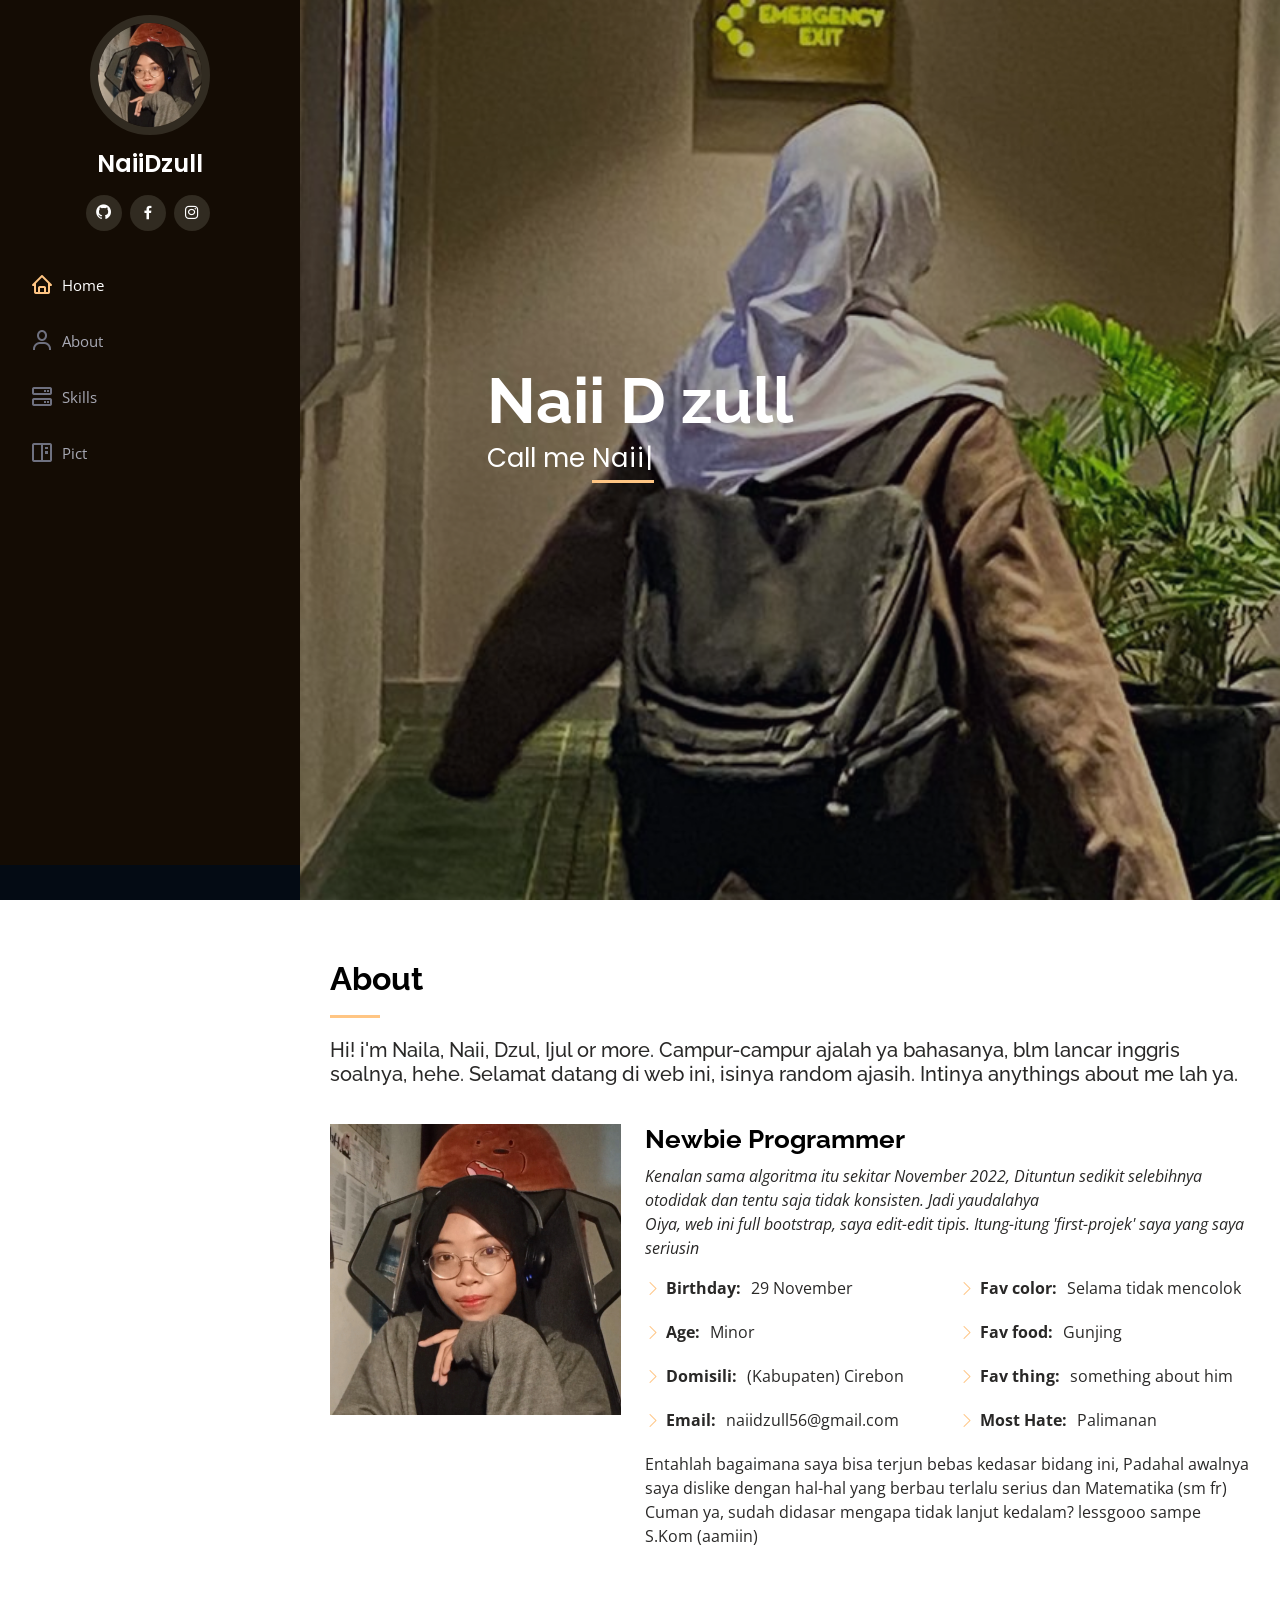
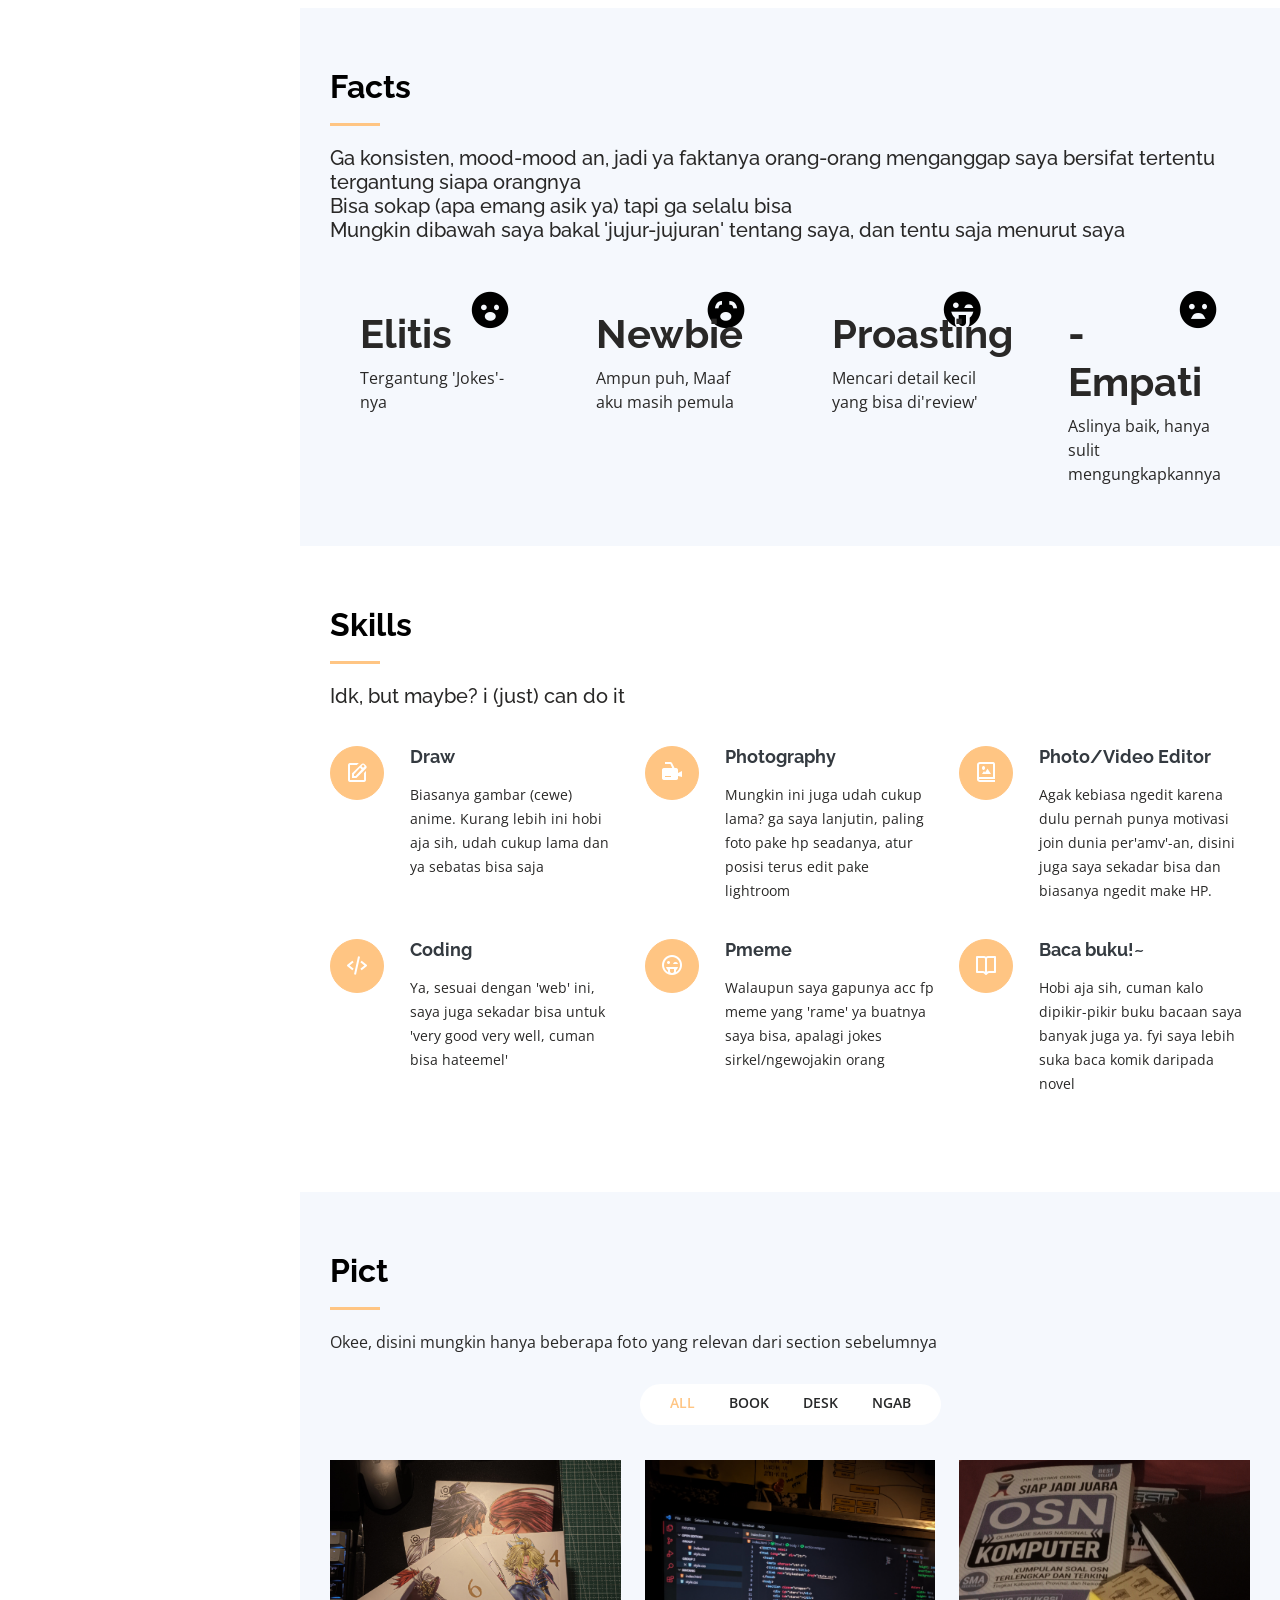
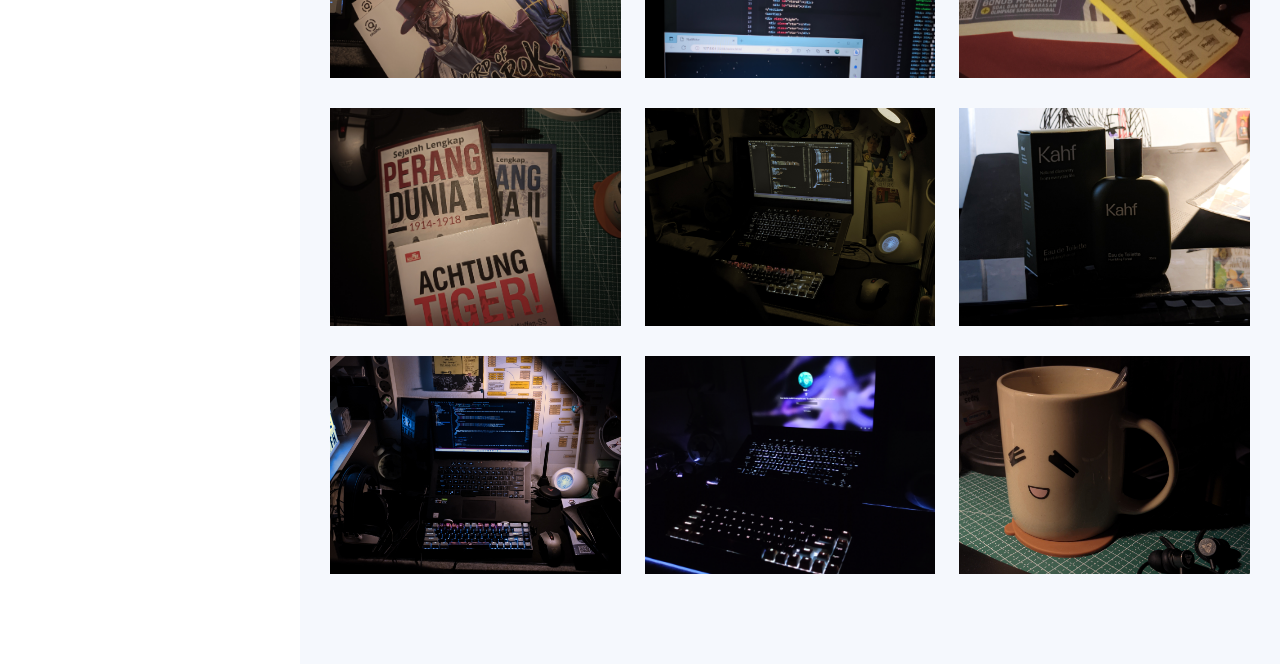
<file: index.html>
<!DOCTYPE html>
<html lang="en">

<head>
  <meta charset="utf-8">
  <meta content="width=device-width, initial-scale=1.0" name="viewport">

  <title>NaiiPortfolioStart</title>
  <meta content="" name="description">
  <meta content="" name="keywords">

  <!-- Favicons -->
  <link href="assets/img/favicon.png" rel="icon">
  <link href="assets/img/apple-touch-icon.png" rel="apple-touch-icon">

  <!-- Google Fonts -->
  <link href="https://fonts.googleapis.com/css?family=Open+Sans:300,300i,400,400i,600,600i,700,700i|Raleway:300,300i,400,400i,500,500i,600,600i,700,700i|Poppins:300,300i,400,400i,500,500i,600,600i,700,700i" rel="stylesheet">

  <!-- Vendor CSS Files -->
  <link href="assets/vendor/aos/aos.css" rel="stylesheet">
  <link href="assets/vendor/bootstrap/css/bootstrap.min.css" rel="stylesheet">
  <link href="assets/vendor/bootstrap-icons/bootstrap-icons.css" rel="stylesheet">
  <link href="assets/vendor/boxicons/css/boxicons.min.css" rel="stylesheet">
  <link href="assets/vendor/glightbox/css/glightbox.min.css" rel="stylesheet">
  <link href="assets/vendor/swiper/swiper-bundle.min.css" rel="stylesheet">


  <!-- Template Main CSS File -->
  <link href="assets/css/style.css" rel="stylesheet">

</head>

<body>

  <!-- ======= Mobile nav toggle button ======= -->
  <i class="bi bi-list mobile-nav-toggle d-xl-none"></i>

  <!-- ======= Header ======= -->
  <header id="header">
    <div class="d-flex flex-column">

      <div class="profile">
        <img src="assets/img/profile-img.jpg" alt="" class="img-fluid rounded-circle">
        <h1 class="text-light"><a href="index.html">NaiiDzull</a></h1>
        <div class="social-links mt-3 text-center">
          <a href="https://github.com/Ndzull" class="github"><i class="bx bxl-github"></i></a>
          <a href="https://www.facebook.com/naiidzull" class="facebook"><i class="bx bxl-facebook"></i></a>
          <a href="https://www.instagram.com/naiidzull_/" class="instagram"><i class="bx bxl-instagram"></i></a>
        </div>
      </div>

      <nav id="navbar" class="nav-menu navbar">
        <ul>
          <li><a href="#hero" class="nav-link scrollto active"><i class="bx bx-home"></i> <span>Home</span></a></li>
          <li><a href="#about" class="nav-link scrollto"><i class="bx bx-user"></i> <span>About</span></a></li>
          <li><a href="#services" class="nav-link scrollto"><i class="bx bx-server"></i> <span>Skills</span></a></li>
          <li><a href="#portfolio" class="nav-link scrollto"><i class="bx bx-book-content"></i> <span>Pict</span></a></li>
          
        </ul>
      </nav><!-- .nav-menu -->
    </div>
  </header><!-- End Header -->

  <!-- ======= Hero Section ======= -->
  <section id="hero" class="d-flex flex-column justify-content-center align-items-center">
    <div class="hero-container" data-aos="fade-in">
      <h1>Naii D zull</h1>
      <p>Call me <span class="typed" data-typed-items="Naii, Dzul, Ijul"></span></p>
    </div>
  </section><!-- End Hero -->

  <main id="main">

    <!-- ======= About Section ======= -->
    <section id="about" class="about">
      <div class="container">

        <div class="section-title">
          <h2>About</h2>
          <h5><p>Hi! i'm Naila, Naii, Dzul, Ijul or more. Campur-campur ajalah ya bahasanya, blm lancar inggris soalnya, hehe. Selamat datang di web ini, isinya random ajasih. Intinya anythings about me lah ya.</p></h5>
        </div>

        <div class="row">
          <div class="col-lg-4" data-aos="fade-right">
            <img src="assets/img/profile-img.jpg" class="img-fluid" alt="">
          </div>
          <div class="col-lg-8 pt-4 pt-lg-0 content" data-aos="fade-left">
            <h3>Newbie Programmer</h3>
            <p class="fst-italic">
              Kenalan sama algoritma itu sekitar November 2022, Dituntun sedikit selebihnya otodidak dan tentu saja tidak konsisten. Jadi yaudalahya
              <br> Oiya, web ini full bootstrap, saya edit-edit tipis. Itung-itung 'first-projek' saya yang saya seriusin
            </p>
            <div class="row">
              <div class="col-lg-6">
                <ul>
                  <li><i class="bi bi-chevron-right"></i> <strong>Birthday:</strong> <span>29 November</span></li>
                  <li><i class="bi bi-chevron-right"></i> <strong>Age:</strong> <span>Minor</span></li>
                  <li><i class="bi bi-chevron-right"></i> <strong>Domisili:</strong> <span>(Kabupaten) Cirebon</span></li>
                  <li><i class="bi bi-chevron-right"></i> <strong>Email:</strong> <span>naiidzull56@gmail.com</span></li>
                </ul>
              </div>
              <div class="col-lg-6">
                <ul>
                  <li><i class="bi bi-chevron-right"></i> <strong>Fav color:</strong> <span>Selama tidak mencolok</span></li>
                  <li><i class="bi bi-chevron-right"></i> <strong>Fav food:</strong> <span>Gunjing</span></li>
                  <li><i class="bi bi-chevron-right"></i> <strong>Fav thing:</strong> <span>something about him</span></li>
                  <li><i class="bi bi-chevron-right"></i> <strong>Most Hate:</strong> <span>Palimanan</span></li>
                </ul>
              </div>
            </div>
            <p>
              Entahlah bagaimana saya bisa terjun bebas kedasar bidang ini, Padahal awalnya saya dislike dengan hal-hal yang berbau terlalu serius dan Matematika (sm fr)
              <br>Cuman ya, sudah didasar mengapa tidak lanjut kedalam? lessgooo sampe S.Kom (aamiin)
            </p>
          </div>
        </div>

      </div>
    </section><!-- End About Section -->

    <!-- ======= Facts Section ======= -->
    <section id="facts" class="facts section-bg">
      <div class="container">

        <div class="section-title">
          <h2>Facts</h2>
          <h5><p>Ga konsisten, mood-mood an, jadi ya faktanya orang-orang menganggap saya bersifat tertentu tergantung siapa orangnya 
            <br>Bisa sokap (apa emang asik ya) tapi ga selalu bisa
            <br>Mungkin dibawah saya bakal 'jujur-jujuran' tentang saya, dan tentu saja menurut saya</p></h5>
        </div>

        <div class="row no-gutters">

          <div class="col-lg-3 col-md-6 d-md-flex align-items-md-stretch" data-aos="fade-up">
            <div class="count-box">
              <i class='bx bxs-shocked'></i>
              <h1><strong>Elitis</strong></h1>Tergantung 'Jokes'-nya
            </div>
          </div>

          <div class="col-lg-3 col-md-6 d-md-flex align-items-md-stretch" data-aos="fade-up" data-aos-delay="100">
            <div class="count-box">
              <i class='bx bxs-sleepy'></i>
              <h1><strong>Newbie</strong></h1>Ampun puh, Maaf aku masih pemula
            </div>
          </div>

          <div class="col-lg-3 col-md-6 d-md-flex align-items-md-stretch" data-aos="fade-up" data-aos-delay="200">
            <div class="count-box">
              <i class='bx bxs-wink-tongue' ></i>
              <h1><strong>Proasting</strong></h1>Mencari detail kecil yang bisa di'review'
            </div>
          </div>

          <div class="col-lg-3 col-md-6 d-md-flex align-items-md-stretch" data-aos="fade-up" data-aos-delay="300">
            <div class="count-box">
              <i class='bx bxs-sad' ></i>
              <h1><strong>- Empati</strong></h1>Aslinya baik, hanya sulit mengungkapkannya
            </div>
          </div>

        </div>

      </div>
    </section><!-- End Facts Section -->



    </section><!-- End Skills Section -->

     <!-- ======= Services Section ======= -->
     <section id="services" class="services">
      <div class="container">

        <div class="section-title">
          <h2>Skills</h2>
          <h5><p>Idk, but maybe? i (just) can do it</h5>
        </div>

        <div class="row">
          <div class="col-lg-4 col-md-6 icon-box" data-aos="fade-up">
            <div class="icon"><i class='bx bx-edit'></i></div>
            <h4 class="title"><a href="">Draw</a></h4>
            <p class="description">Biasanya gambar (cewe) anime. Kurang lebih ini hobi aja sih, udah cukup lama dan ya sebatas bisa saja</p>
          </div>
          <div class="col-lg-4 col-md-6 icon-box" data-aos="fade-up" data-aos-delay="100">
            <div class="icon"><i class='bx bxs-video-recording'></i></div>
            <h4 class="title"><a href="">Photography</a></h4>
            <p class="description">Mungkin ini juga udah cukup lama? ga saya lanjutin, paling foto pake hp seadanya, atur posisi terus edit pake lightroom</p>
          </div>
          <div class="col-lg-4 col-md-6 icon-box" data-aos="fade-up" data-aos-delay="200">
            <div class="icon"><i class='bx bx-photo-album' ></i></div>
            <h4 class="title"><a href="">Photo/Video Editor</a></h4>
            <p class="description">Agak kebiasa ngedit karena dulu pernah punya motivasi join dunia per'amv'-an, disini juga saya sekadar bisa dan biasanya ngedit make HP.</p>
          </div>
          <div class="col-lg-4 col-md-6 icon-box" data-aos="fade-up" data-aos-delay="300">
            <div class="icon"><i class='bx bx-code-alt'></i></div>
            <h4 class="title"><a href="">Coding</a></h4>
            <p class="description">Ya, sesuai dengan 'web' ini, saya juga sekadar bisa untuk 'very good very well, cuman bisa hateemel'</p>
          </div>
          <div class="col-lg-4 col-md-6 icon-box" data-aos="fade-up" data-aos-delay="400">
            <div class="icon"><i class='bx bx-wink-tongue'></i></div>
            <h4 class="title"><a href="">Pmeme</a></h4>
            <p class="description">Walaupun saya gapunya acc fp meme yang 'rame' ya buatnya saya bisa, apalagi jokes sirkel/ngewojakin orang</p>
          </div>
          <div class="col-lg-4 col-md-6 icon-box" data-aos="fade-up" data-aos-delay="500">
            <div class="icon"><i class='bx bx-book-open' ></i></div>
            <h4 class="title"><a href="">Baca buku!~</a></h4>
            <p class="description">Hobi aja sih, cuman kalo dipikir-pikir buku bacaan saya banyak juga ya. fyi saya lebih suka baca komik daripada novel</p>
          </div>
        </div>

      </div>
    </section><!-- End Services Section -->

    <!-- ======= Portfolio Section ======= -->
    <section id="portfolio" class="portfolio section-bg">
      <div class="container">

        <div class="section-title">
          <h2>Pict</h2>
          <p>Okee, disini mungkin hanya beberapa foto yang relevan dari section sebelumnya</p>
        </div>

        <div class="row" data-aos="fade-up">
          <div class="col-lg-12 d-flex justify-content-center">
            <ul id="portfolio-flters">
              <li data-filter="*" class="filter-active">All</li>
              <li data-filter=".filter-app">Book</li>
              <li data-filter=".filter-card">Desk</li>
              <li data-filter=".filter-web">Ngab</li>
            </ul>
          </div>
        </div>

        <div class="row portfolio-container" data-aos="fade-up" data-aos-delay="100">

          <div class="col-lg-4 col-md-6 portfolio-item filter-app">
            <div class="portfolio-wrap">
              <img src="assets/img/portfolio/portfolio-1.jpg" class="img-fluid" alt="">
              <div class="portfolio-links">
                <a href="assets/img/portfolio/portfolio-1.jpg" data-gallery="portfolioGallery" class="portfolio-lightbox" title="ROR coy"><i class="bx bx-plus"></i></a>
              </div>
            </div>
          </div>

          <div class="col-lg-4 col-md-6 portfolio-item filter-web">
            <div class="portfolio-wrap">
              <img src="assets/img/portfolio/portfolio-2.jpg" class="img-fluid" alt="">
              <div class="portfolio-links">
                <a href="assets/img/portfolio/portfolio-2.jpg" data-gallery="portfolioGallery" class="portfolio-lightbox" title="Baru ini"><i class="bx bx-plus"></i></a>
              </div>
            </div>
          </div>

          <div class="col-lg-4 col-md-6 portfolio-item filter-app">
            <div class="portfolio-wrap">
              <img src="assets/img/portfolio/portfolio-3.jpg" class="img-fluid" alt="">
              <div class="portfolio-links">
                <a href="assets/img/portfolio/portfolio-3.jpg" data-gallery="portfolioGallery" class="portfolio-lightbox" title="Bismillah taun depan"><i class="bx bx-plus"></i></a>
              </div>
            </div>
          </div>

          <div class="col-lg-4 col-md-6 portfolio-item filter-card">
            <div class="portfolio-wrap">
              <img src="assets/img/portfolio/portfolio-4.jpg" class="img-fluid" alt="">
              <div class="portfolio-links">
                <a href="assets/img/portfolio/portfolio-4.jpg" data-gallery="portfolioGallery" class="portfolio-lightbox" title="Kahf wangy wangy"><i class="bx bx-plus"></i></a>
              </div>
            </div>
          </div>

          <div class="col-lg-4 col-md-6 portfolio-item filter-web">
            <div class="portfolio-wrap">
              <img src="assets/img/portfolio/portfolio-5.jpg" class="img-fluid" alt="">
              <div class="portfolio-links">
                <a href="assets/img/portfolio/portfolio-5.jpg" data-gallery="portfolioGallery" class="portfolio-lightbox" title="ini hadiah bwt tmn"><i class="bx bx-plus"></i></a>
              </div>
            </div>
          </div>

          <div class="col-lg-4 col-md-6 portfolio-item filter-app">
            <div class="portfolio-wrap">
              <img src="assets/img/portfolio/portfolio-6.jpg" class="img-fluid" alt="">
              <div class="portfolio-links">
                <a href="assets/img/portfolio/portfolio-6.jpg" data-gallery="portfolioGallery" class="portfolio-lightbox" title="Aku punya ini"><i class="bx bx-plus"></i></a>
              </div>
            </div>
          </div>

          <div class="col-lg-4 col-md-6 portfolio-item filter-card">
            <div class="portfolio-wrap">
              <img src="assets/img/portfolio/portfolio-7.jpg" class="img-fluid" alt="">
              <div class="portfolio-links">
                <a href="assets/img/portfolio/portfolio-7.jpg" data-gallery="portfolioGallery" class="portfolio-lightbox" title="Pjuang energen"><i class="bx bx-plus"></i></a>
              </div>
            </div>
          </div>

          <div class="col-lg-4 col-md-6 portfolio-item filter-card">
            <div class="portfolio-wrap">
              <img src="assets/img/portfolio/portfolio-8.jpg" class="img-fluid" alt="">
              <div class="portfolio-links">
                <a href="assets/img/portfolio/portfolio-8.jpg" data-gallery="portfolioGallery" class="portfolio-lightbox" title="First tampilan abis up setup"><i class="bx bx-plus"></i></a>
              </div>
            </div>
          </div>

          <div class="col-lg-4 col-md-6 portfolio-item filter-web">
            <div class="portfolio-wrap">
              <img src="assets/img/portfolio/portfolio-9.jpg" class="img-fluid" alt="">
              <div class="portfolio-links">
                <a href="assets/img/portfolio/portfolio-9.jpg" data-gallery="portfolioGallery" class="portfolio-lightbox" title="Pas bwt ini"><i class="bx bx-plus"></i></a>
              </div>
            </div>
          </div>

        </div>

      </div>
    </section><!-- End Portfolio Section -->

   

   
  </main><!-- End #main -->

  <!-- ======= Footer ======= -->
  <footer id="footer">
    <div class="container">
      <div class="credits">
        <!-- All the links in the footer should remain intact. -->
        <!-- You can delete the links only if you purchased the pro version. -->
        <!-- Licensing information: https://bootstrapmade.com/license/ -->
        <!-- Purchase the pro version with working PHP/AJAX contact form: https://bootstrapmade.com/iportfolio-bootstrap-portfolio-websites-template/ -->
      </div>
    </div>
  </footer><!-- End  Footer -->

  <a href="#" class="back-to-top d-flex align-items-center justify-content-center"><i class="bi bi-arrow-up-short"></i></a>

  <!-- Vendor JS Files -->
  <script src="assets/vendor/purecounter/purecounter_vanilla.js"></script>
  <script src="assets/vendor/aos/aos.js"></script>
  <script src="assets/vendor/bootstrap/js/bootstrap.bundle.min.js"></script>
  <script src="assets/vendor/glightbox/js/glightbox.min.js"></script>
  <script src="assets/vendor/isotope-layout/isotope.pkgd.min.js"></script>
  <script src="assets/vendor/swiper/swiper-bundle.min.js"></script>
  <script src="assets/vendor/typed.js/typed.umd.js"></script>
  <script src="assets/vendor/waypoints/noframework.waypoints.js"></script>
  <script src="assets/vendor/php-email-form/validate.js"></script>

  <!-- Template Main JS File -->
  <script src="assets/js/main.js"></script>

</body>

</html>
</file>
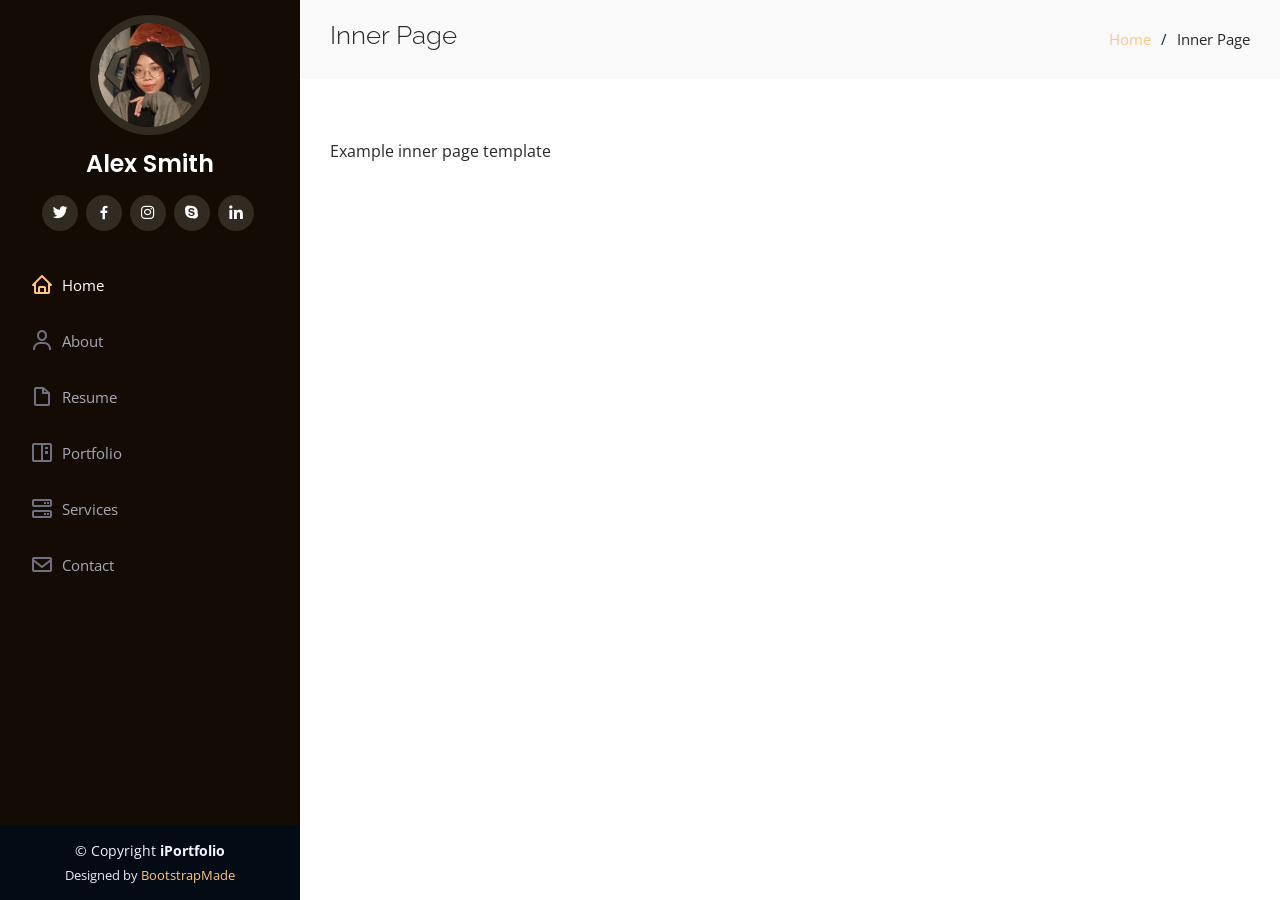
<file: inner-page.html>
<!DOCTYPE html>
<html lang="en">

<head>
  <meta charset="utf-8">
  <meta content="width=device-width, initial-scale=1.0" name="viewport">

  <title>Inner Page - iPortfolio Bootstrap Template</title>
  <meta content="" name="description">
  <meta content="" name="keywords">

  <!-- Favicons -->
  <link href="assets/img/favicon.png" rel="icon">
  <link href="assets/img/apple-touch-icon.png" rel="apple-touch-icon">

  <!-- Google Fonts -->
  <link href="https://fonts.googleapis.com/css?family=Open+Sans:300,300i,400,400i,600,600i,700,700i|Raleway:300,300i,400,400i,500,500i,600,600i,700,700i|Poppins:300,300i,400,400i,500,500i,600,600i,700,700i" rel="stylesheet">

  <!-- Vendor CSS Files -->
  <link href="assets/vendor/aos/aos.css" rel="stylesheet">
  <link href="assets/vendor/bootstrap/css/bootstrap.min.css" rel="stylesheet">
  <link href="assets/vendor/bootstrap-icons/bootstrap-icons.css" rel="stylesheet">
  <link href="assets/vendor/boxicons/css/boxicons.min.css" rel="stylesheet">
  <link href="assets/vendor/glightbox/css/glightbox.min.css" rel="stylesheet">
  <link href="assets/vendor/swiper/swiper-bundle.min.css" rel="stylesheet">

  <!-- Template Main CSS File -->
  <link href="assets/css/style.css" rel="stylesheet">

  <!-- =======================================================
  * Template Name: iPortfolio
  * Updated: May 30 2023 with Bootstrap v5.3.0
  * Template URL: https://bootstrapmade.com/iportfolio-bootstrap-portfolio-websites-template/
  * Author: BootstrapMade.com
  * License: https://bootstrapmade.com/license/
  ======================================================== -->
</head>

<body>

  <!-- ======= Mobile nav toggle button ======= -->
  <i class="bi bi-list mobile-nav-toggle d-xl-none"></i>

  <!-- ======= Header ======= -->
  <header id="header">
    <div class="d-flex flex-column">

      <div class="profile">
        <img src="assets/img/profile-img.jpg" alt="" class="img-fluid rounded-circle">
        <h1 class="text-light"><a href="index.html">Alex Smith</a></h1>
        <div class="social-links mt-3 text-center">
          <a href="#" class="twitter"><i class="bx bxl-twitter"></i></a>
          <a href="#" class="facebook"><i class="bx bxl-facebook"></i></a>
          <a href="#" class="instagram"><i class="bx bxl-instagram"></i></a>
          <a href="#" class="google-plus"><i class="bx bxl-skype"></i></a>
          <a href="#" class="linkedin"><i class="bx bxl-linkedin"></i></a>
        </div>
      </div>

      <nav id="navbar" class="nav-menu navbar">
        <ul>
          <li><a href="#hero" class="nav-link scrollto active"><i class="bx bx-home"></i> <span>Home</span></a></li>
          <li><a href="#about" class="nav-link scrollto"><i class="bx bx-user"></i> <span>About</span></a></li>
          <li><a href="#resume" class="nav-link scrollto"><i class="bx bx-file-blank"></i> <span>Resume</span></a></li>
          <li><a href="#portfolio" class="nav-link scrollto"><i class="bx bx-book-content"></i> <span>Portfolio</span></a></li>
          <li><a href="#services" class="nav-link scrollto"><i class="bx bx-server"></i> <span>Services</span></a></li>
          <li><a href="#contact" class="nav-link scrollto"><i class="bx bx-envelope"></i> <span>Contact</span></a></li>
        </ul>
      </nav><!-- .nav-menu -->
    </div>
  </header><!-- End Header -->

  <main id="main">

    <!-- ======= Breadcrumbs ======= -->
    <section class="breadcrumbs">
      <div class="container">

        <div class="d-flex justify-content-between align-items-center">
          <h2>Inner Page</h2>
          <ol>
            <li><a href="index.html">Home</a></li>
            <li>Inner Page</li>
          </ol>
        </div>

      </div>
    </section><!-- End Breadcrumbs -->

    <section class="inner-page">
      <div class="container">
        <p>
          Example inner page template
        </p>
      </div>
    </section>

  </main><!-- End #main -->

  <!-- ======= Footer ======= -->
  <footer id="footer">
    <div class="container">
      <div class="copyright">
        &copy; Copyright <strong><span>iPortfolio</span></strong>
      </div>
      <div class="credits">
        <!-- All the links in the footer should remain intact. -->
        <!-- You can delete the links only if you purchased the pro version. -->
        <!-- Licensing information: https://bootstrapmade.com/license/ -->
        <!-- Purchase the pro version with working PHP/AJAX contact form: https://bootstrapmade.com/iportfolio-bootstrap-portfolio-websites-template/ -->
        Designed by <a href="https://bootstrapmade.com/">BootstrapMade</a>
      </div>
    </div>
  </footer><!-- End  Footer -->

  <a href="#" class="back-to-top d-flex align-items-center justify-content-center"><i class="bi bi-arrow-up-short"></i></a>

  <!-- Vendor JS Files -->
  <script src="assets/vendor/purecounter/purecounter_vanilla.js"></script>
  <script src="assets/vendor/aos/aos.js"></script>
  <script src="assets/vendor/bootstrap/js/bootstrap.bundle.min.js"></script>
  <script src="assets/vendor/glightbox/js/glightbox.min.js"></script>
  <script src="assets/vendor/isotope-layout/isotope.pkgd.min.js"></script>
  <script src="assets/vendor/swiper/swiper-bundle.min.js"></script>
  <script src="assets/vendor/typed.js/typed.umd.js"></script>
  <script src="assets/vendor/waypoints/noframework.waypoints.js"></script>
  <script src="assets/vendor/php-email-form/validate.js"></script>

  <!-- Template Main JS File -->
  <script src="assets/js/main.js"></script>

</body>

</html>
</file>
<file: assets/css/style.css>
/**
* Template Name: iPortfolio
* Updated: May 30 2023 with Bootstrap v5.3.0
* Template URL: https://bootstrapmade.com/iportfolio-bootstrap-portfolio-websites-template/
* Author: BootstrapMade.com
* License: https://bootstrapmade.com/license/
*/

/*--------------------------------------------------------------
# General
--------------------------------------------------------------*/
body {
  font-family: "Open Sans", sans-serif;
  color: #292827;
}

a {
  color: #ffc583;
  text-decoration: none;
}

a:hover {
  color: #ffc583;
  text-decoration: none;
}

h1,
h2,
h3,
h4,
h5,
h6 {
  font-family: "Raleway", sans-serif;
}

/*--------------------------------------------------------------
# Back to top button
--------------------------------------------------------------*/
.back-to-top {
  position: fixed;
  visibility: hidden;
  opacity: 0;
  right: 15px;
  bottom: 15px;
  z-index: 996;
  background: #e1b586;
  width: 40px;
  height: 40px;
  border-radius: 50px;
  transition: all 0.4s;
}

.back-to-top i {
  font-size: 28px;
  color: #fff;
  line-height: 0;
}

.back-to-top:hover {
  background: #ffc583;
  color: #fff;
}

.back-to-top.active {
  visibility: visible;
  opacity: 1;
}

/*--------------------------------------------------------------
# Header
--------------------------------------------------------------*/
#header {
  position: fixed;
  top: 0;
  left: 0;
  bottom: 0;
  width: 300px;
  transition: all ease-in-out 0.3s;
  z-index: 9997;
  transition: all 0.5s;
  padding: 0 15px;
  background: #140c04;
  overflow-y: auto;
}

#header .profile img {
  margin: 15px auto;
  display: block;
  width: 120px;
  border: 8px solid #312b21;
}

#header .profile h1 {
  font-size: 24px;
  margin: 0;
  padding: 0;
  font-weight: 600;
  -moz-text-align-last: center;
  text-align-last: center;
  font-family: "Poppins", sans-serif;
}

#header .profile h1 a,
#header .profile h1 a:hover {
  color: #fff;
  text-decoration: none;
}

#header .profile .social-links a {
  font-size: 18px;
  display: inline-block;
  background: #312b21;
  color: #fff;
  line-height: 1;
  padding: 8px 0;
  margin-right: 4px;
  border-radius: 50%;
  text-align: center;
  width: 36px;
  height: 36px;
  transition: 0.3s;
}

#header .profile .social-links a:hover {
  background: #ffc583;
  color: #fff;
  text-decoration: none;
}

#main {
  margin-left: 300px;
}

.container,
.container-fluid {
  padding-left: 30px;
  padding-right: 30px;
}

@media (max-width: 1199px) {
  #header {
    left: -300px;
  }

  #main {
    margin-left: 0;
  }

  .container,
  .container-fluid {
    padding-left: 12px;
    padding-right: 12px;
  }
}

/*--------------------------------------------------------------
# Navigation Menu
--------------------------------------------------------------*/
/* Desktop Navigation */
.nav-menu {
  padding: 30px 0 0 0;
}

.nav-menu * {
  margin: 0;
  padding: 0;
  list-style: none;
}

.nav-menu>ul>li {
  position: relative;
  white-space: nowrap;
}

.nav-menu a,
.nav-menu a:focus {
  display: flex;
  align-items: center;
  color: #a8a9b4;
  padding: 12px 15px;
  margin-bottom: 8px;
  transition: 0.3s;
  font-size: 15px;
}

.nav-menu a i,
.nav-menu a:focus i {
  font-size: 24px;
  padding-right: 8px;
  color: #6f7180;
}

.nav-menu a:hover,
.nav-menu .active,
.nav-menu .active:focus,
.nav-menu li:hover>a {
  text-decoration: none;
  color: #fff;
}

.nav-menu a:hover i,
.nav-menu .active i,
.nav-menu .active:focus i,
.nav-menu li:hover>a i {
  color: #ffc583;
}

/* Mobile Navigation */
.mobile-nav-toggle {
  position: fixed;
  right: 15px;
  top: 15px;
  z-index: 9998;
  border: 0;
  font-size: 24px;
  transition: all 0.4s;
  outline: none !important;
  background-color: #ffc583;
  color: #fff;
  width: 40px;
  height: 40px;
  display: inline-flex;
  align-items: center;
  justify-content: center;
  line-height: 0;
  border-radius: 50px;
  cursor: pointer;
}

.mobile-nav-active {
  overflow: hidden;
}

.mobile-nav-active #header {
  left: 0;
}

/*--------------------------------------------------------------
# Hero Section
--------------------------------------------------------------*/
#hero {
  width: 100%;
  height: 100vh;
  background: url("../img/hero-bg.jpg") top center;
  background-size: cover;
}

#hero:before {
  content: "";
  background: rgba(5, 13, 24, 0.3);
  position: absolute;
  bottom: 0;
  top: 0;
  left: 0;
  right: 0;
  z-index: 1;
}

#hero .hero-container {
  position: relative;
  z-index: 2;
  min-width: 300px;
}

#hero h1 {
  margin: 0 0 10px 0;
  font-size: 64px;
  font-weight: 700;
  line-height: 56px;
  color: #fff;
}

#hero p {
  color: #fff;
  margin-bottom: 50px;
  font-size: 26px;
  font-family: "Poppins", sans-serif;
}

#hero p span {
  color: #fff;
  padding-bottom: 4px;
  letter-spacing: 1px;
  border-bottom: 3px solid #ffc583;
}

@media (min-width: 1024px) {
  #hero {
    background-attachment: fixed;
  }
}

@media (max-width: 768px) {
  #hero h1 {
    font-size: 28px;
    line-height: 36px;
  }

  #hero h2 {
    font-size: 18px;
    line-height: 24px;
    margin-bottom: 30px;
  }
}

/*--------------------------------------------------------------
# Sections General
--------------------------------------------------------------*/
section {
  padding: 60px 0;
  overflow: hidden;
}

.section-bg {
  background: #f5f8fd;
}

.section-title {
  padding-bottom: 30px;
}

.section-title h2 {
  font-size: 32px;
  font-weight: bold;
  margin-bottom: 20px;
  padding-bottom: 20px;
  position: relative;
  color: #000000;
}

.section-title h2::after {
  content: "";
  position: absolute;
  display: block;
  width: 50px;
  height: 3px;
  background: #ffc583;
  bottom: 0;
  left: 0;
}

.section-title p {
  margin-bottom: 0;
}

/*--------------------------------------------------------------
# About
--------------------------------------------------------------*/
.about .content h3 {
  font-weight: 700;
  font-size: 26px;
  color: #000000;
}

.about .content ul {
  list-style: none;
  padding: 0;
}

.about .content ul li {
  margin-bottom: 20px;
  display: flex;
  align-items: center;
}

.about .content ul strong {
  margin-right: 10px;
}

.about .content ul i {
  font-size: 16px;
  margin-right: 5px;
  color: #ffc583;
  line-height: 0;
}

.about .content p:last-child {
  margin-bottom: 0;
}

/*--------------------------------------------------------------
# Facts
--------------------------------------------------------------*/
.facts {
  padding-bottom: 30px;
}

.facts .count-box {
  padding: 30px;
  width: 100%;
}

.facts .count-box i {
  display: block;
  font-size: 44px;
  color: #000000;
  float: right;
  line-height: 0;
}

.facts .count-box span {
  font-size: 48px;
  line-height: 40px;
  display: block;
  font-weight: 700;
  color: #050d18;
  margin-left: 60px;
}

.facts .count-box p {
  padding: 15px 0 0 0;
  margin: 0 0 0 60px;
  font-family: "Raleway", sans-serif;
  font-size: 14px;
  color: #122f57;
}

.facts .count-box a {
  font-weight: 600;
  display: block;
  margin-top: 20px;
  color: #122f57;
  font-size: 15px;
  font-family: "Poppins", sans-serif;
  transition: ease-in-out 0.3s;
}

.facts .count-box a:hover {
  color: #1f5297;
}

/*--------------------------------------------------------------
# Portfolio
--------------------------------------------------------------*/
.portfolio .portfolio-item {
  margin-bottom: 30px;
}

.portfolio #portfolio-flters {
  padding: 0;
  margin: 0 auto 35px auto;
  list-style: none;
  text-align: center;
  background: #fff;
  border-radius: 50px;
  padding: 2px 15px;
}

.portfolio #portfolio-flters li {
  cursor: pointer;
  display: inline-block;
  padding: 10px 15px 8px 15px;
  font-size: 14px;
  font-weight: 600;
  line-height: 1;
  text-transform: uppercase;
  color: #272829;
  margin-bottom: 5px;
  transition: all 0.3s ease-in-out;
}

.portfolio #portfolio-flters li:hover,
.portfolio #portfolio-flters li.filter-active {
  color: #ffc583;
}

.portfolio #portfolio-flters li:last-child {
  margin-right: 0;
}

.portfolio .portfolio-wrap {
  transition: 0.3s;
  position: relative;
  overflow: hidden;
  z-index: 1;
}

.portfolio .portfolio-wrap::before {
  content: "";
  background: rgba(255, 255, 255, 0.5);
  position: absolute;
  left: 0;
  right: 0;
  top: 0;
  bottom: 0;
  transition: all ease-in-out 0.3s;
  z-index: 2;
  opacity: 0;
}

.portfolio .portfolio-wrap .portfolio-links {
  opacity: 1;
  left: 0;
  right: 0;
  bottom: -60px;
  z-index: 3;
  position: absolute;
  transition: all ease-in-out 0.3s;
  display: flex;
  justify-content: center;
}

.portfolio .portfolio-wrap .portfolio-links a {
  color: #fff;
  font-size: 28px;
  text-align: center;
  background: #ffc583;
  transition: 0.3s;
  width: 100%;
}

.portfolio .portfolio-wrap .portfolio-links a:hover {
  background: #ffc583;
}

.portfolio .portfolio-wrap .portfolio-links a+a {
  border-left: 1px solid #ffc583;
}

.portfolio .portfolio-wrap:hover::before {
  top: 0;
  left: 0;
  right: 0;
  bottom: 0;
  opacity: 1;
}

.portfolio .portfolio-wrap:hover .portfolio-links {
  opacity: 1;
  bottom: 0;
}

/*--------------------------------------------------------------
# Portfolio Details
--------------------------------------------------------------*/
.portfolio-details {
  padding-top: 40px;
}

.portfolio-details .portfolio-details-slider img {
  width: 100%;
}

.portfolio-details .portfolio-details-slider .swiper-pagination {
  margin-top: 20px;
  position: relative;
}

.portfolio-details .portfolio-details-slider .swiper-pagination .swiper-pagination-bullet {
  width: 12px;
  height: 12px;
  background-color: #fff;
  opacity: 1;
  border: 1px solid #ffc583;
}

.portfolio-details .portfolio-details-slider .swiper-pagination .swiper-pagination-bullet-active {
  background-color: #ffc583;
}

.portfolio-details .portfolio-info {
  padding: 30px;
  box-shadow: 0px 0 30px rgba(5, 13, 24, 0.08);
}

.portfolio-details .portfolio-info h3 {
  font-size: 22px;
  font-weight: 700;
  margin-bottom: 20px;
  padding-bottom: 20px;
  border-bottom: 1px solid #eee;
}

.portfolio-details .portfolio-info ul {
  list-style: none;
  padding: 0;
  font-size: 15px;
}

.portfolio-details .portfolio-info ul li+li {
  margin-top: 10px;
}

.portfolio-details .portfolio-description {
  padding-top: 30px;
}

.portfolio-details .portfolio-description h2 {
  font-size: 26px;
  font-weight: 700;
  margin-bottom: 20px;
}

.portfolio-details .portfolio-description p {
  padding: 0;
}

/*--------------------------------------------------------------
# Services
--------------------------------------------------------------*/
.services .icon-box {
  margin-bottom: 20px;
}

.services .icon {
  float: left;
  display: flex;
  align-items: center;
  justify-content: center;
  width: 54px;
  height: 54px;
  background: #ffc583;
  border-radius: 50%;
  transition: 0.5s;
  border: 1px solid #ffc583;
}

.services .icon i {
  color: #fff;
  font-size: 24px;
  line-height: 0;
}

.services .icon-box:hover .icon {
  background: #000000;
}

.services .icon-box:hover .icon i {
  color: #ffc583;
}

.services .title {
  margin-left: 80px;
  font-weight: 700;
  margin-bottom: 15px;
  font-size: 18px;
}

.services .title a {
  color: #343a40;
}

.services .title a:hover {
  color: #ffc583;
}

.services .description {
  margin-left: 80px;
  line-height: 24px;
  font-size: 14px;
}


/*--------------------------------------------------------------
# Breadcrumbs
--------------------------------------------------------------*/
.breadcrumbs {
  padding: 20px 0;
  background: #f9f9f9;
}

.breadcrumbs h2 {
  font-size: 26px;
  font-weight: 300;
}

.breadcrumbs ol {
  display: flex;
  flex-wrap: wrap;
  list-style: none;
  padding: 0;
  margin: 0;
  font-size: 15px;
}

.breadcrumbs ol li+li {
  padding-left: 10px;
}

.breadcrumbs ol li+li::before {
  display: inline-block;
  padding-right: 10px;
  color: #0e2442;
  content: "/";
}

@media (max-width: 768px) {
  .breadcrumbs .d-flex {
    display: block !important;
  }

  .breadcrumbs ol {
    display: block;
  }

  .breadcrumbs ol li {
    display: inline-block;
  }
}

/*--------------------------------------------------------------
# Footer
--------------------------------------------------------------*/
#footer {
  padding: 15px;
  color: #f4f6fd;
  font-size: 14px;
  position: fixed;
  left: 0;
  bottom: 0;
  width: 300px;
  z-index: 9999;
  background: #040b14;
}

#footer .copyright {
  text-align: center;
}

#footer .credits {
  padding-top: 5px;
  text-align: center;
  font-size: 13px;
  color: #eaebf0;
}

@media (max-width: 1199px) {
  #footer {
    position: static;
    width: auto;
    padding-right: 20px 15px;
  }
}
</file>
